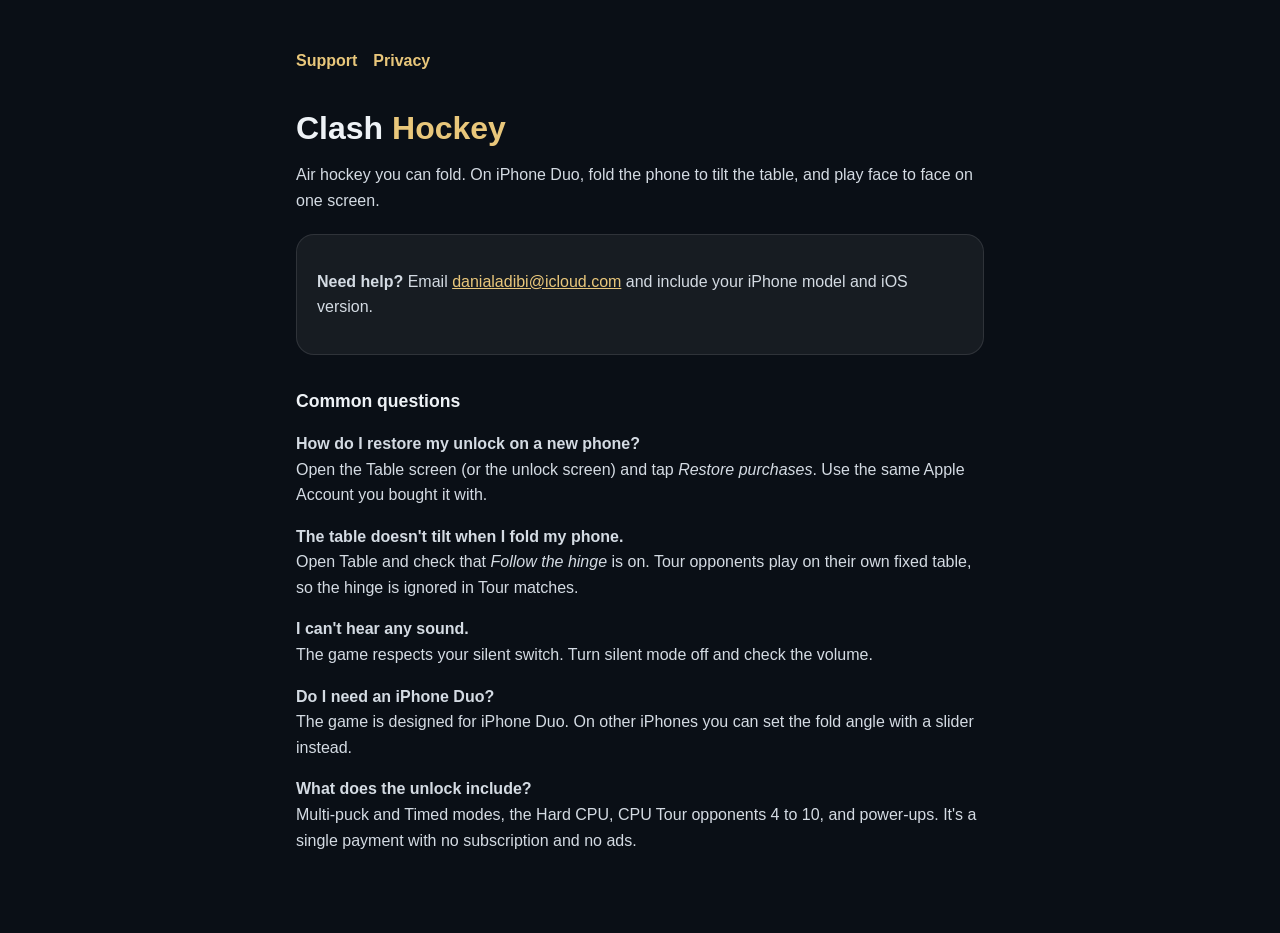
<file: index.html>
<!doctype html>
<html lang="en-GB"><head><meta charset="utf-8"><meta name="viewport" content="width=device-width,initial-scale=1">
<title>Clash Hockey Support</title><link rel="stylesheet" href="style.css"></head>
<body><main>
<nav><a href="index.html">Support</a><a href="privacy.html">Privacy</a></nav>
<h1>Clash <i>Hockey</i></h1>
<p>Air hockey you can fold. On iPhone Duo, fold the phone to tilt the table, and play face to face on one screen.</p>

<div class="card"><p><strong>Need help?</strong> Email <a href="mailto:danialadibi@icloud.com">danialadibi@icloud.com</a> and include your iPhone model and iOS version.</p></div>

<h2>Common questions</h2>
<p><strong>How do I restore my unlock on a new phone?</strong><br>Open the Table screen (or the unlock screen) and tap <em>Restore purchases</em>. Use the same Apple Account you bought it with.</p>
<p><strong>The table doesn't tilt when I fold my phone.</strong><br>Open Table and check that <em>Follow the hinge</em> is on. Tour opponents play on their own fixed table, so the hinge is ignored in Tour matches.</p>
<p><strong>I can't hear any sound.</strong><br>The game respects your silent switch. Turn silent mode off and check the volume.</p>
<p><strong>Do I need an iPhone Duo?</strong><br>The game is designed for iPhone Duo. On other iPhones you can set the fold angle with a slider instead.</p>
<p><strong>What does the unlock include?</strong><br>Multi-puck and Timed modes, the Hard CPU, CPU Tour opponents 4 to 10, and power-ups. It's a single payment with no subscription and no ads.</p>
</main></body></html>
</file>
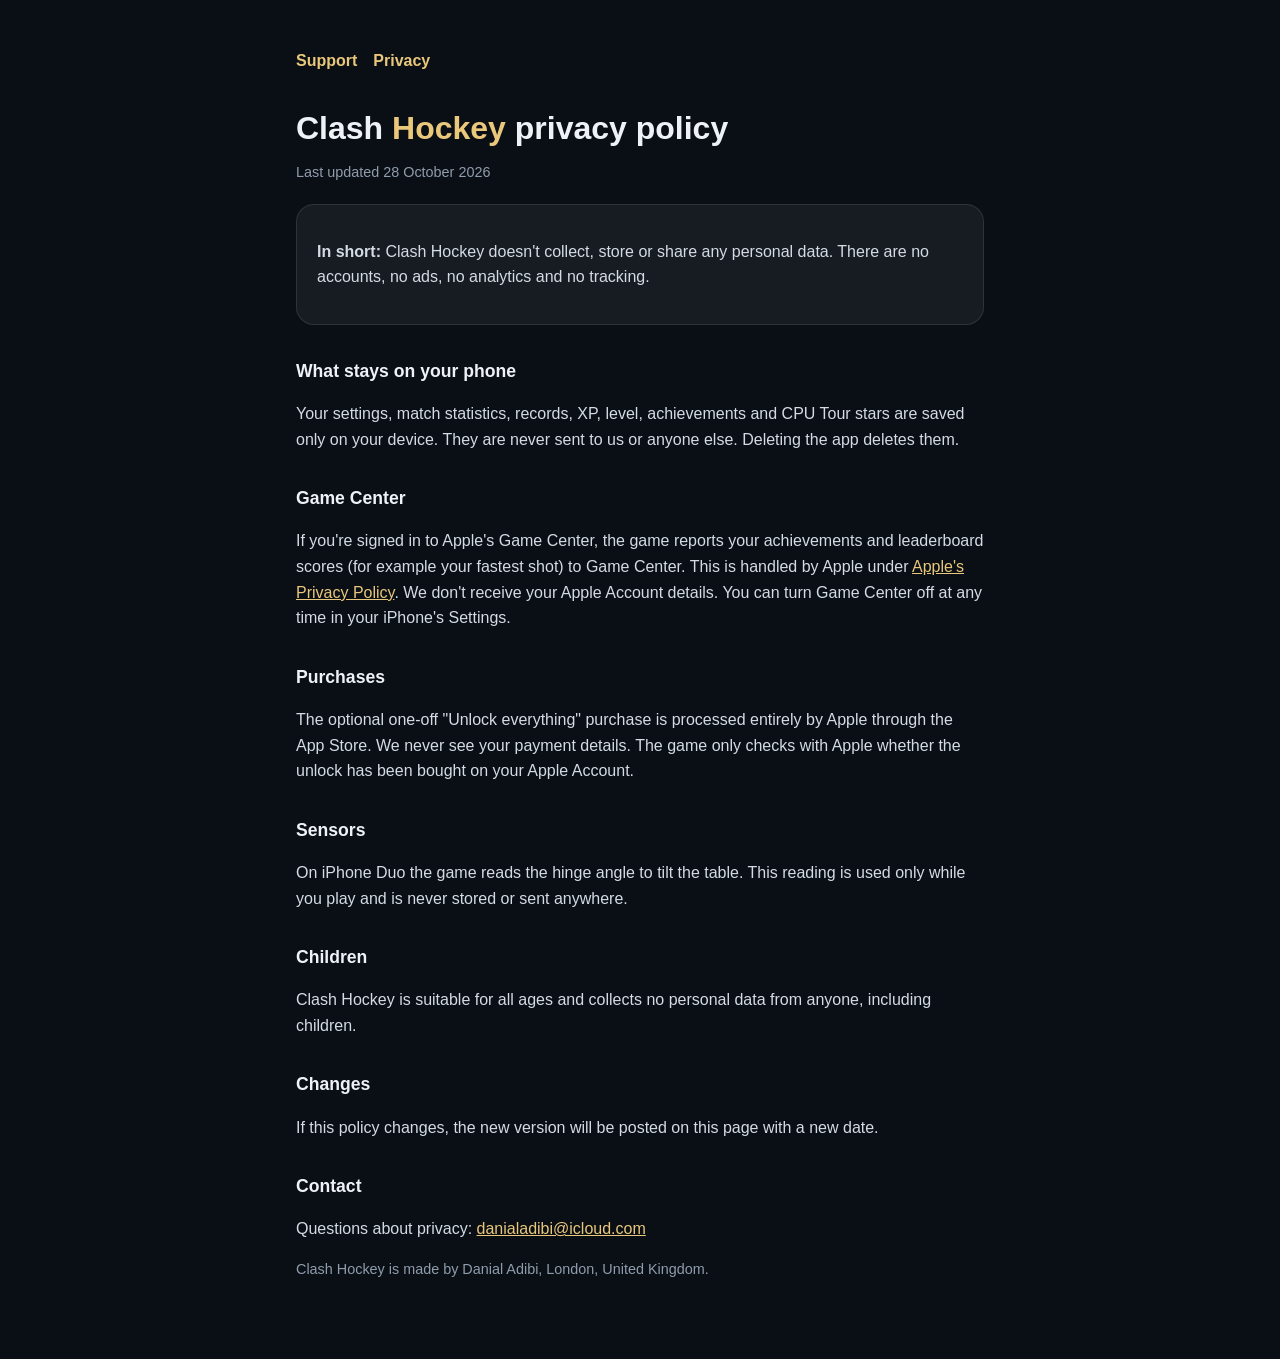
<file: privacy.html>
<!doctype html>
<html lang="en-GB"><head><meta charset="utf-8"><meta name="viewport" content="width=device-width,initial-scale=1">
<title>Clash Hockey Privacy Policy</title><link rel="stylesheet" href="style.css"></head>
<body><main>
<nav><a href="index.html">Support</a><a href="privacy.html">Privacy</a></nav>
<h1>Clash <i>Hockey</i> privacy policy</h1>
<p class="muted">Last updated 28 October 2026</p>

<div class="card"><p><strong>In short:</strong> Clash Hockey doesn't collect, store or share any personal data. There are no accounts, no ads, no analytics and no tracking.</p></div>

<h2>What stays on your phone</h2>
<p>Your settings, match statistics, records, XP, level, achievements and CPU Tour stars are saved only on your device. They are never sent to us or anyone else. Deleting the app deletes them.</p>

<h2>Game Center</h2>
<p>If you're signed in to Apple's Game Center, the game reports your achievements and leaderboard scores (for example your fastest shot) to Game Center. This is handled by Apple under <a href="https://www.apple.com/legal/privacy/">Apple's Privacy Policy</a>. We don't receive your Apple Account details. You can turn Game Center off at any time in your iPhone's Settings.</p>

<h2>Purchases</h2>
<p>The optional one-off "Unlock everything" purchase is processed entirely by Apple through the App Store. We never see your payment details. The game only checks with Apple whether the unlock has been bought on your Apple Account.</p>

<h2>Sensors</h2>
<p>On iPhone Duo the game reads the hinge angle to tilt the table. This reading is used only while you play and is never stored or sent anywhere.</p>

<h2>Children</h2>
<p>Clash Hockey is suitable for all ages and collects no personal data from anyone, including children.</p>

<h2>Changes</h2>
<p>If this policy changes, the new version will be posted on this page with a new date.</p>

<h2>Contact</h2>
<p>Questions about privacy: <a href="mailto:danialadibi@icloud.com">danialadibi@icloud.com</a></p>
<p class="muted">Clash Hockey is made by Danial Adibi, London, United Kingdom.</p>
</main></body></html>
</file>
<file: style.css>
:root{--bg:#0a0f16;--text:#eef2f6;--muted:#8f9cab;--champ:#e9c77b;--card:rgba(255,255,255,.055);--hair:rgba(255,255,255,.1)}
*{box-sizing:border-box}body{margin:0;background:var(--bg);color:var(--text);font:16px/1.6 -apple-system,BlinkMacSystemFont,"Segoe UI",sans-serif}
main{max-width:720px;margin:0 auto;padding:48px 16px 64px}
h1{font-size:2rem;line-height:1.15;margin:0 0 6px}h1 i{font-style:normal;color:var(--champ)}
h2{font-size:1.1rem;margin:32px 0 6px}p,li{color:#d4dbe3}.muted{color:var(--muted);font-size:.9rem}
a{color:var(--champ)}.card{background:var(--card);border:1px solid var(--hair);border-radius:18px;padding:18px 20px;margin-top:20px}
nav{display:flex;gap:16px;margin-bottom:36px;font-weight:600}nav a{text-decoration:none}
</file>
